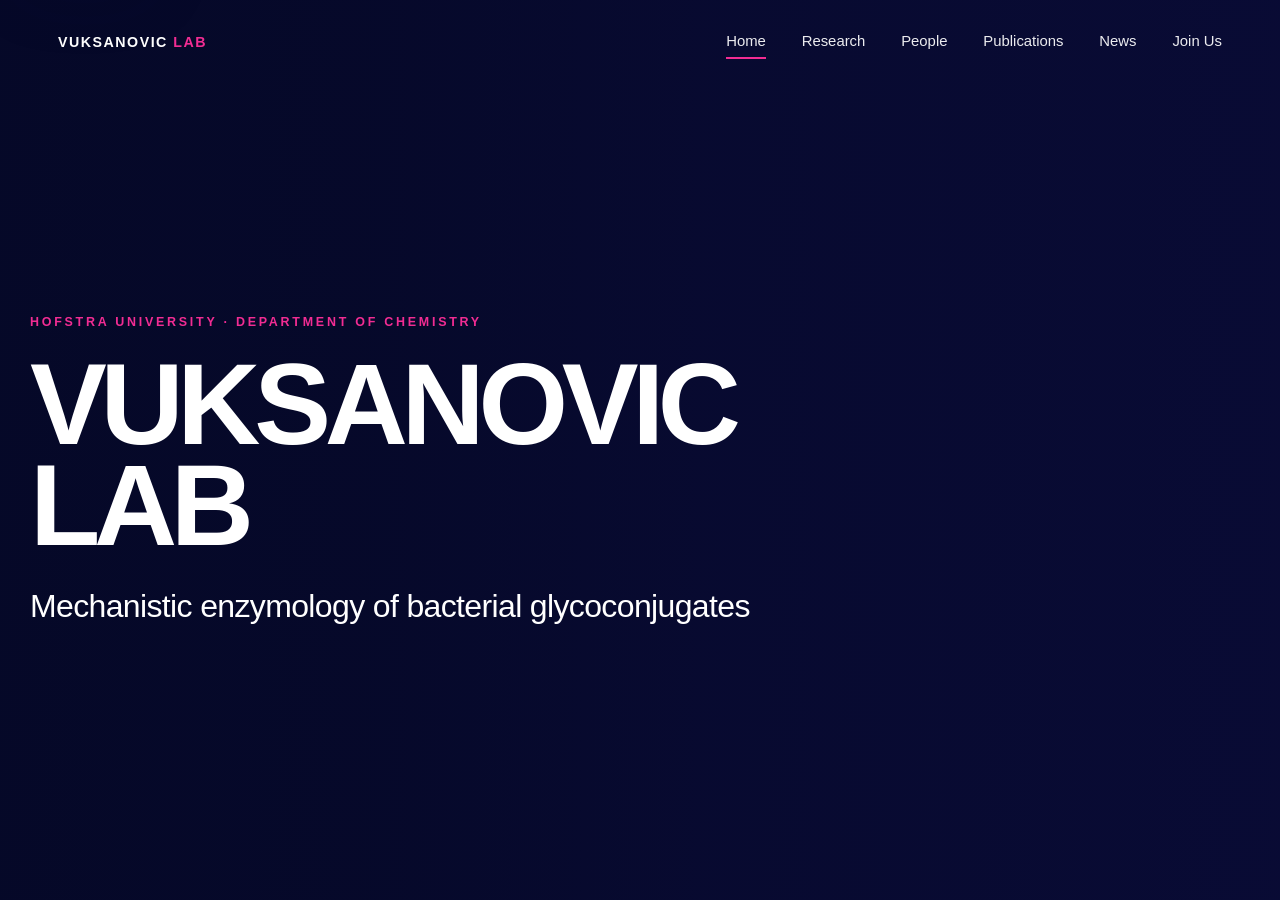
<file: index.html>
<!doctype html><html lang="en"><head><meta charset="utf-8"><meta name="viewport" content="width=device-width,initial-scale=1"><meta name="description" content="Vuksanovic Lab at Hofstra University: mechanistic enzymology of bacterial glycoconjugates."><title>Vuksanovic Lab | Hofstra University</title><link rel="icon" href="assets/favicon.svg"><link rel="stylesheet" href="styles.css"><link rel="stylesheet" href="home.css"></head><body class="home-page">
<a class="skip-link" href="#main">Skip to content</a>
<header class="site-header"><nav class="nav" aria-label="Primary"><a class="brand" href="index.html">VUKSANOVIC <span>LAB</span></a><button class="menu-toggle" aria-label="Open menu" aria-expanded="false"><svg viewBox="0 0 24 24" aria-hidden="true"><path d="M4 7h16M4 12h16M4 17h16" fill="none" stroke="currentColor" stroke-width="2" stroke-linecap="round"/></svg></button><div class="nav-links"><a class="active" href="index.html">Home</a><a href="research.html">Research</a><a href="people.html">People</a><a href="publications.html">Publications</a><a href="news.html">News</a><a href="contact.html">Contact</a></div></nav></header>
<main id="main">
<section class="hero home-hero"><div class="hero-bg" aria-hidden="true"></div><div class="hero-inner"><p class="eyebrow">Hofstra University · Department of Chemistry</p><h1>VUKSANOVIC<br>LAB</h1><p class="hero-subtitle">Mechanistic enzymology of bacterial glycoconjugates</p></div></section>
</main>
<script src="script.js"></script></body></html>
</file>
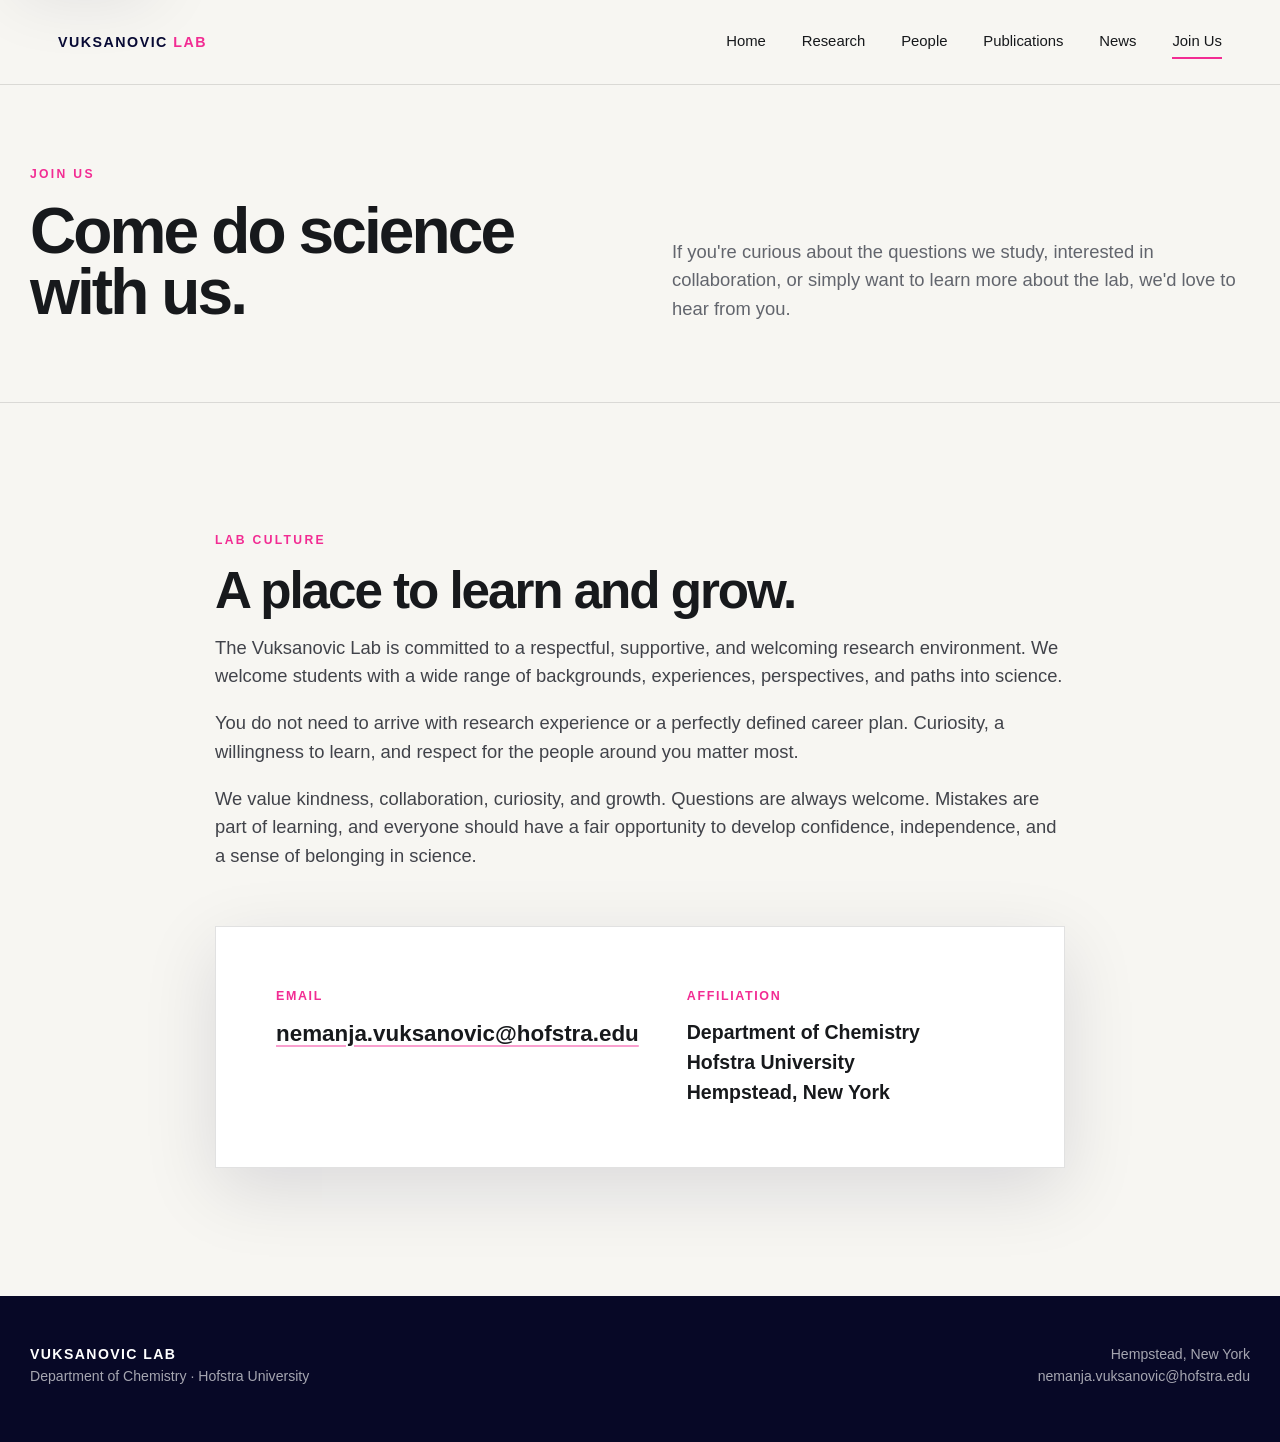
<file: contact.html>
<!doctype html><html lang="en"><head><meta charset="utf-8"><meta name="viewport" content="width=device-width,initial-scale=1"><meta name="description" content="Join or connect with the Vuksanovic Lab at Hofstra University."><title>Join Us | Vuksanovic Lab</title><link rel="icon" href="assets/favicon.svg"><link rel="stylesheet" href="styles.css"></head><body>
<a class="skip-link" href="#main">Skip to content</a><header class="site-header light-page"><nav class="nav" aria-label="Primary"><a class="brand" href="index.html">VUKSANOVIC <span>LAB</span></a><button class="menu-toggle" aria-label="Open menu" aria-expanded="false"><svg viewBox="0 0 24 24"><path d="M4 7h16M4 12h16M4 17h16" fill="none" stroke="currentColor" stroke-width="2" stroke-linecap="round"/></svg></button><div class="nav-links"><a href="index.html">Home</a><a href="research.html">Research</a><a href="people.html">People</a><a href="publications.html">Publications</a><a href="news.html">News</a><a class="active" href="contact.html">Join Us</a></div></nav></header>
<main id="main"><section class="page-hero"><div class="container"><div><div class="section-label">Join Us</div><h1>Come do science with us.</h1></div><p>If you're curious about the questions we study, interested in collaboration, or simply want to learn more about the lab, we'd love to hear from you.</p></div></section><section class="section"><div class="container simple-content"><div class="section-label">Lab culture</div><h2>A place to learn and grow.</h2><p>The Vuksanovic Lab is committed to a respectful, supportive, and welcoming research environment. We welcome students with a wide range of backgrounds, experiences, perspectives, and paths into science.</p><p>You do not need to arrive with research experience or a perfectly defined career plan. Curiosity, a willingness to learn, and respect for the people around you matter most.</p><p>We value kindness, collaboration, curiosity, and growth. Questions are always welcome. Mistakes are part of learning, and everyone should have a fair opportunity to develop confidence, independence, and a sense of belonging in science.</p><div class="contact-card"><div><strong>Email</strong><a href="mailto:nemanja.vuksanovic@hofstra.edu">nemanja.vuksanovic@hofstra.edu</a></div><div><strong>Affiliation</strong><div style="font-size:1.22rem;font-weight:700">Department of Chemistry<br>Hofstra University<br>Hempstead, New York</div></div></div></div></section></main>
<footer class="site-footer"><div class="footer-grid"><div><div class="footer-brand">VUKSANOVIC LAB</div><div>Department of Chemistry · Hofstra University</div></div><div class="footer-right">Hempstead, New York<br><a href="mailto:nemanja.vuksanovic@hofstra.edu">nemanja.vuksanovic@hofstra.edu</a></div></div></footer><script src="script.js"></script></body></html>
</file>
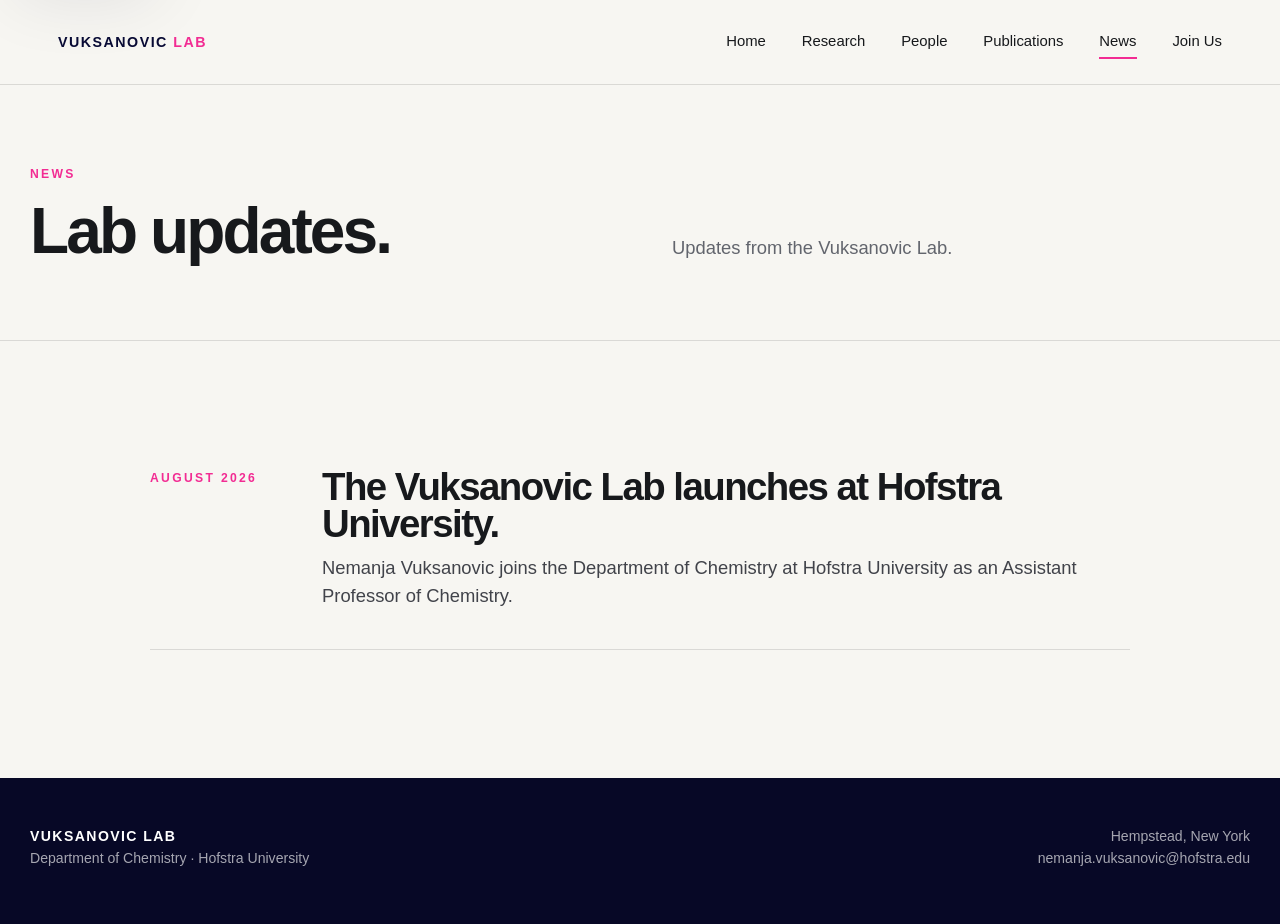
<file: news.html>
<!doctype html><html lang="en"><head><meta charset="utf-8"><meta name="viewport" content="width=device-width,initial-scale=1"><meta name="description" content="News and updates from the Vuksanovic Lab at Hofstra University."><title>News | Vuksanovic Lab</title><link rel="icon" href="assets/favicon.svg"><link rel="stylesheet" href="styles.css"></head><body>
<a class="skip-link" href="#main">Skip to content</a><header class="site-header light-page"><nav class="nav" aria-label="Primary"><a class="brand" href="index.html">VUKSANOVIC <span>LAB</span></a><button class="menu-toggle" aria-label="Open menu" aria-expanded="false"><svg viewBox="0 0 24 24"><path d="M4 7h16M4 12h16M4 17h16" fill="none" stroke="currentColor" stroke-width="2" stroke-linecap="round"/></svg></button><div class="nav-links"><a href="index.html">Home</a><a href="research.html">Research</a><a href="people.html">People</a><a href="publications.html">Publications</a><a class="active" href="news.html">News</a><a href="contact.html">Contact</a></div></nav></header>
<main id="main">
<section class="page-hero"><div class="container"><div><div class="section-label">News</div><h1>Lab updates.</h1></div><p>Updates from the Vuksanovic Lab.</p></div></section>
<section class="section"><div class="container simple-content" style="max-width:980px">
<article style="display:grid;grid-template-columns:140px 1fr;gap:2rem;padding:0 0 2.4rem;border-bottom:1px solid var(--line)"><div class="section-label" style="margin:0">August 2026</div><div><h2 style="font-size:clamp(1.8rem,3vw,2.7rem);margin:0 0 .7rem">The Vuksanovic Lab launches at Hofstra University.</h2><p style="margin:0">Nemanja Vuksanovic joins the Department of Chemistry at Hofstra University as an Assistant Professor of Chemistry.</p></div></article>
</div></section>
</main>
<footer class="site-footer"><div class="footer-grid"><div><div class="footer-brand">VUKSANOVIC LAB</div><div>Department of Chemistry · Hofstra University</div></div><div class="footer-right">Hempstead, New York<br><a href="mailto:nemanja.vuksanovic@hofstra.edu">nemanja.vuksanovic@hofstra.edu</a></div></div></footer><script src="script.js"></script></body></html>
</file>
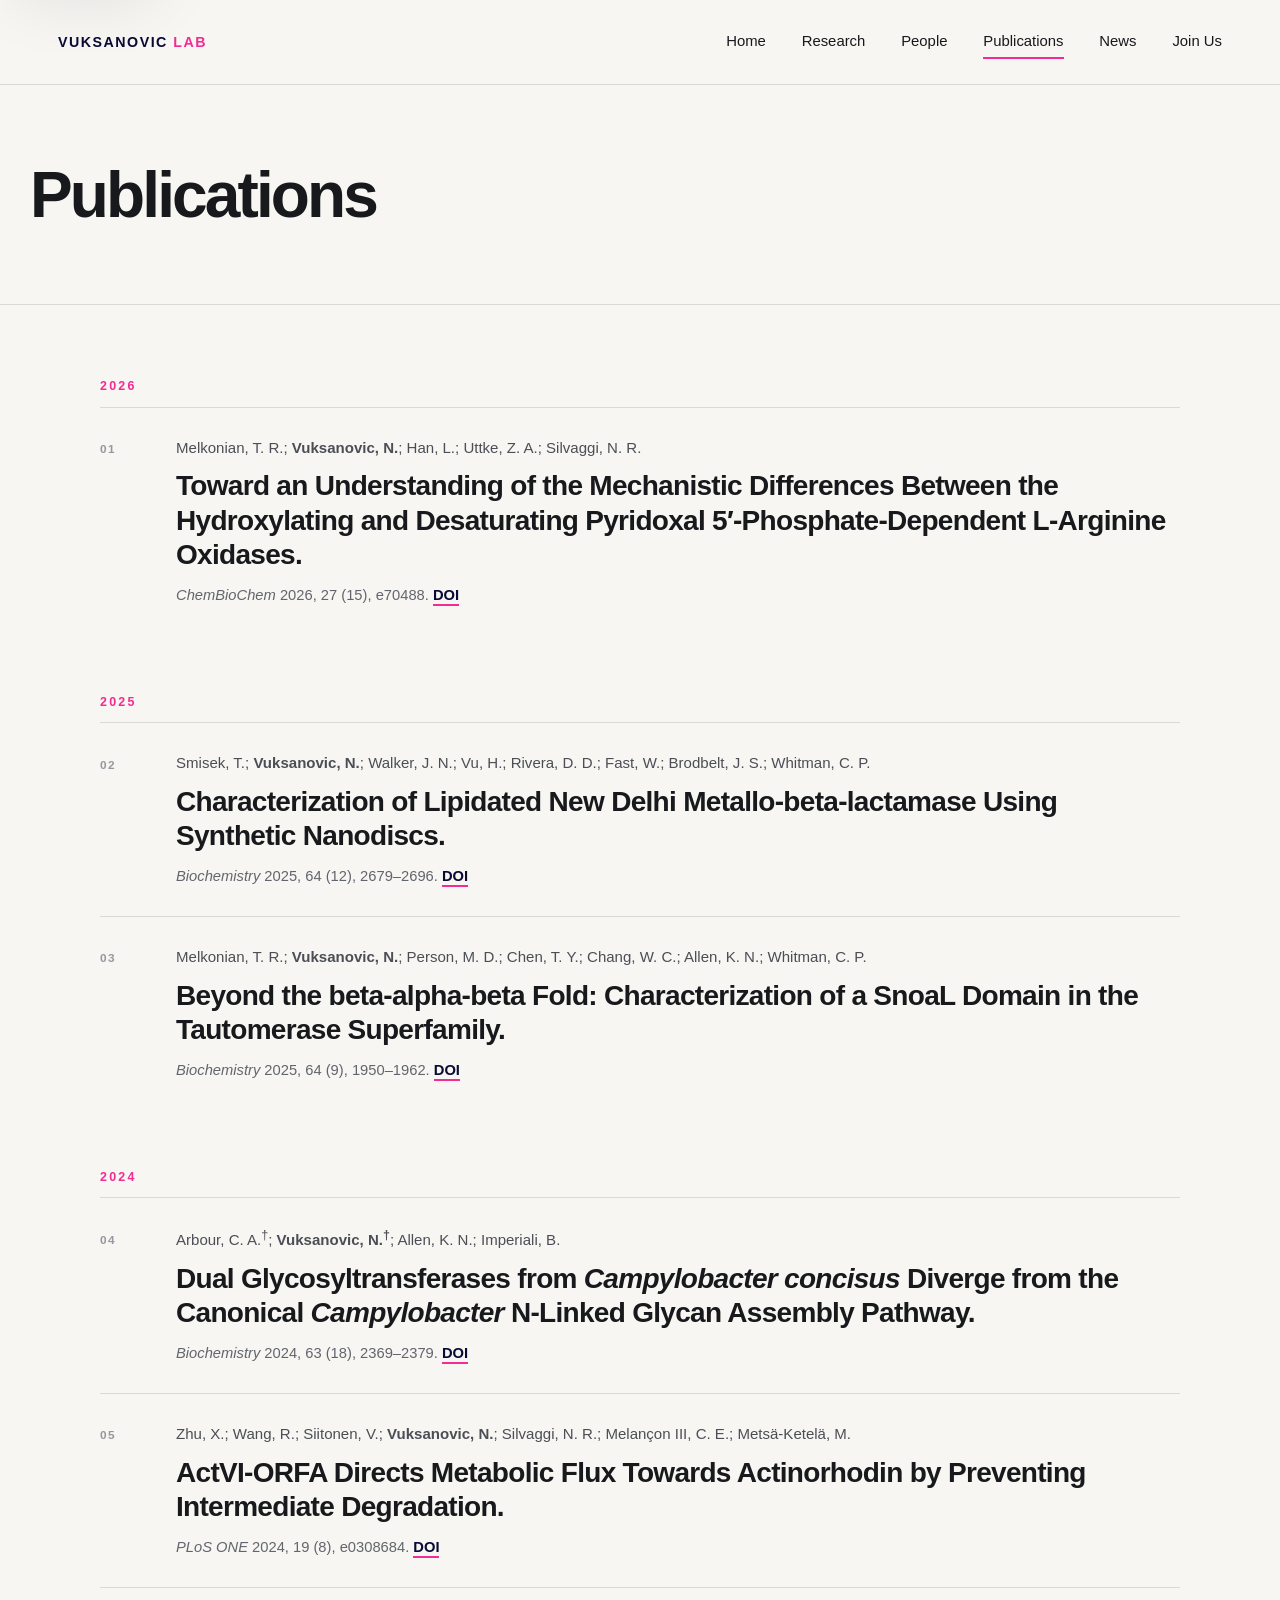
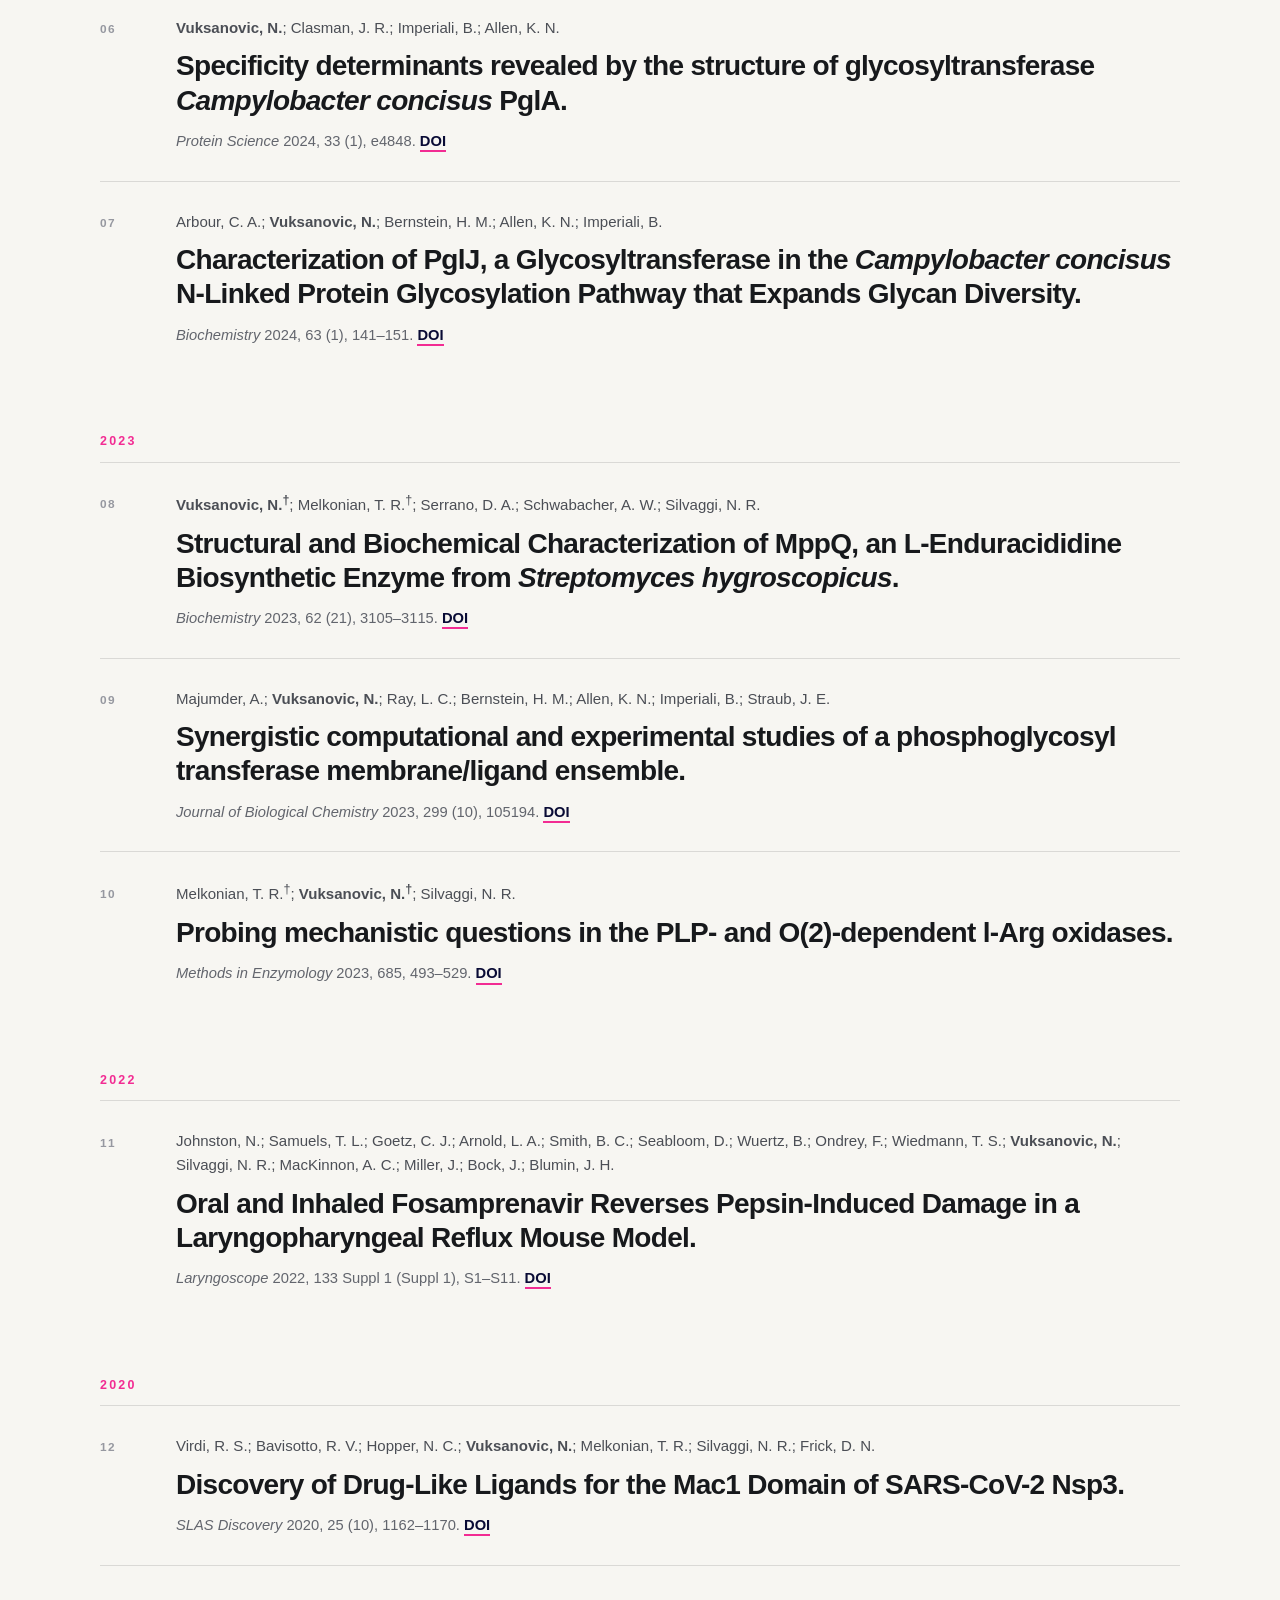
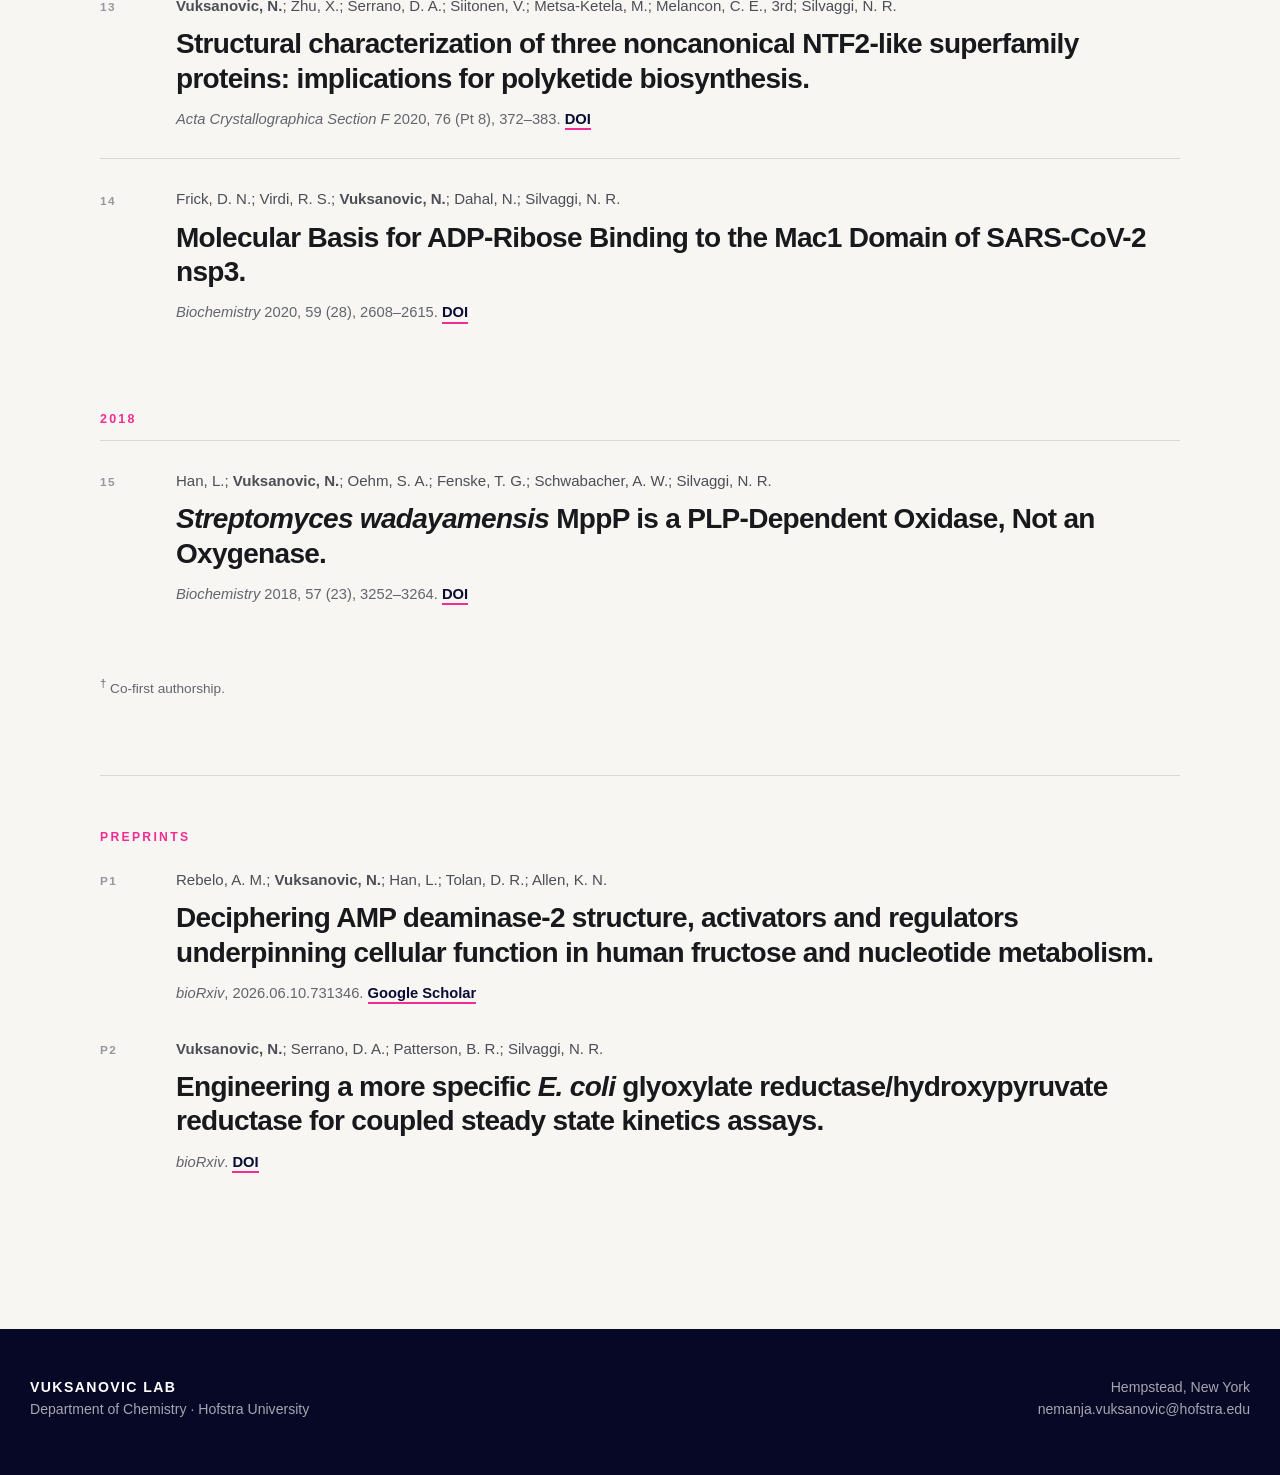
<file: publications.html>
<!doctype html><html lang="en"><head><meta charset="utf-8"><meta name="viewport" content="width=device-width,initial-scale=1"><meta name="description" content="Publications by Nemanja Vuksanovic and the Vuksanovic Lab at Hofstra University."><title>Publications | Vuksanovic Lab</title><link rel="icon" href="assets/favicon.svg"><link rel="stylesheet" href="styles.css"></head><body>
<a class="skip-link" href="#main">Skip to content</a><header class="site-header light-page"><nav class="nav" aria-label="Primary"><a class="brand" href="index.html">VUKSANOVIC <span>LAB</span></a><button class="menu-toggle" aria-label="Open menu" aria-expanded="false"><svg viewBox="0 0 24 24"><path d="M4 7h16M4 12h16M4 17h16" fill="none" stroke="currentColor" stroke-width="2" stroke-linecap="round"/></svg></button><div class="nav-links"><a href="index.html">Home</a><a href="research.html">Research</a><a href="people.html">People</a><a class="active" href="publications.html">Publications</a><a href="news.html">News</a><a href="contact.html">Contact</a></div></nav></header>
<main id="main">
<section class="page-hero pubs-hero"><div class="container"><h1>Publications</h1></div></section>
<section class="section pubs-section"><div class="container pubs-list">

<div class="pub-year">2026</div>
<article class="pub"><div class="pub-index">01</div><div><p class="pub-authors">Melkonian, T. R.; <strong>Vuksanovic, N.</strong>; Han, L.; Uttke, Z. A.; Silvaggi, N. R.</p><h2>Toward an Understanding of the Mechanistic Differences Between the Hydroxylating and Desaturating Pyridoxal 5′-Phosphate-Dependent L-Arginine Oxidases.</h2><p class="pub-meta"><em>ChemBioChem</em> 2026, 27 (15), e70488. <a href="https://doi.org/10.1002/cbic.70488">DOI</a></p></div></article>

<div class="pub-year">2025</div>
<article class="pub"><div class="pub-index">02</div><div><p class="pub-authors">Smisek, T.; <strong>Vuksanovic, N.</strong>; Walker, J. N.; Vu, H.; Rivera, D. D.; Fast, W.; Brodbelt, J. S.; Whitman, C. P.</p><h2>Characterization of Lipidated New Delhi Metallo-beta-lactamase Using Synthetic Nanodiscs.</h2><p class="pub-meta"><em>Biochemistry</em> 2025, 64 (12), 2679–2696. <a href="https://doi.org/10.1021/acs.biochem.5c00106">DOI</a></p></div></article>
<article class="pub"><div class="pub-index">03</div><div><p class="pub-authors">Melkonian, T. R.; <strong>Vuksanovic, N.</strong>; Person, M. D.; Chen, T. Y.; Chang, W. C.; Allen, K. N.; Whitman, C. P.</p><h2>Beyond the beta-alpha-beta Fold: Characterization of a SnoaL Domain in the Tautomerase Superfamily.</h2><p class="pub-meta"><em>Biochemistry</em> 2025, 64 (9), 1950–1962. <a href="https://doi.org/10.1021/acs.biochem.5c00051">DOI</a></p></div></article>

<div class="pub-year">2024</div>
<article class="pub"><div class="pub-index">04</div><div><p class="pub-authors">Arbour, C. A.<sup>†</sup>; <strong>Vuksanovic, N.<sup>†</sup></strong>; Allen, K. N.; Imperiali, B.</p><h2>Dual Glycosyltransferases from <em>Campylobacter concisus</em> Diverge from the Canonical <em>Campylobacter</em> N-Linked Glycan Assembly Pathway.</h2><p class="pub-meta"><em>Biochemistry</em> 2024, 63 (18), 2369–2379. <a href="https://doi.org/10.1021/acs.biochem.4c00351">DOI</a></p></div></article>
<article class="pub"><div class="pub-index">05</div><div><p class="pub-authors">Zhu, X.; Wang, R.; Siitonen, V.; <strong>Vuksanovic, N.</strong>; Silvaggi, N. R.; Melançon III, C. E.; Metsä-Ketelä, M.</p><h2>ActVI-ORFA Directs Metabolic Flux Towards Actinorhodin by Preventing Intermediate Degradation.</h2><p class="pub-meta"><em>PLoS ONE</em> 2024, 19 (8), e0308684. <a href="https://doi.org/10.1371/journal.pone.0308684">DOI</a></p></div></article>
<article class="pub"><div class="pub-index">06</div><div><p class="pub-authors"><strong>Vuksanovic, N.</strong>; Clasman, J. R.; Imperiali, B.; Allen, K. N.</p><h2>Specificity determinants revealed by the structure of glycosyltransferase <em>Campylobacter concisus</em> PglA.</h2><p class="pub-meta"><em>Protein Science</em> 2024, 33 (1), e4848. <a href="https://doi.org/10.1002/pro.4848">DOI</a></p></div></article>
<article class="pub"><div class="pub-index">07</div><div><p class="pub-authors">Arbour, C. A.; <strong>Vuksanovic, N.</strong>; Bernstein, H. M.; Allen, K. N.; Imperiali, B.</p><h2>Characterization of PglJ, a Glycosyltransferase in the <em>Campylobacter concisus</em> N-Linked Protein Glycosylation Pathway that Expands Glycan Diversity.</h2><p class="pub-meta"><em>Biochemistry</em> 2024, 63 (1), 141–151. <a href="https://doi.org/10.1021/acs.biochem.3c00564">DOI</a></p></div></article>

<div class="pub-year">2023</div>
<article class="pub"><div class="pub-index">08</div><div><p class="pub-authors"><strong>Vuksanovic, N.<sup>†</sup></strong>; Melkonian, T. R.<sup>†</sup>; Serrano, D. A.; Schwabacher, A. W.; Silvaggi, N. R.</p><h2>Structural and Biochemical Characterization of MppQ, an L-Enduracididine Biosynthetic Enzyme from <em>Streptomyces hygroscopicus</em>.</h2><p class="pub-meta"><em>Biochemistry</em> 2023, 62 (21), 3105–3115. <a href="https://doi.org/10.1021/acs.biochem.3c00428">DOI</a></p></div></article>
<article class="pub"><div class="pub-index">09</div><div><p class="pub-authors">Majumder, A.; <strong>Vuksanovic, N.</strong>; Ray, L. C.; Bernstein, H. M.; Allen, K. N.; Imperiali, B.; Straub, J. E.</p><h2>Synergistic computational and experimental studies of a phosphoglycosyl transferase membrane/ligand ensemble.</h2><p class="pub-meta"><em>Journal of Biological Chemistry</em> 2023, 299 (10), 105194. <a href="https://doi.org/10.1016/j.jbc.2023.105194">DOI</a></p></div></article>
<article class="pub"><div class="pub-index">10</div><div><p class="pub-authors">Melkonian, T. R.<sup>†</sup>; <strong>Vuksanovic, N.<sup>†</sup></strong>; Silvaggi, N. R.</p><h2>Probing mechanistic questions in the PLP- and O(2)-dependent l-Arg oxidases.</h2><p class="pub-meta"><em>Methods in Enzymology</em> 2023, 685, 493–529. <a href="https://doi.org/10.1016/bs.mie.2023.03.010">DOI</a></p></div></article>

<div class="pub-year">2022</div>
<article class="pub"><div class="pub-index">11</div><div><p class="pub-authors">Johnston, N.; Samuels, T. L.; Goetz, C. J.; Arnold, L. A.; Smith, B. C.; Seabloom, D.; Wuertz, B.; Ondrey, F.; Wiedmann, T. S.; <strong>Vuksanovic, N.</strong>; Silvaggi, N. R.; MacKinnon, A. C.; Miller, J.; Bock, J.; Blumin, J. H.</p><h2>Oral and Inhaled Fosamprenavir Reverses Pepsin-Induced Damage in a Laryngopharyngeal Reflux Mouse Model.</h2><p class="pub-meta"><em>Laryngoscope</em> 2022, 133 Suppl 1 (Suppl 1), S1–S11. <a href="https://doi.org/10.1002/lary.30242">DOI</a></p></div></article>

<div class="pub-year">2020</div>
<article class="pub"><div class="pub-index">12</div><div><p class="pub-authors">Virdi, R. S.; Bavisotto, R. V.; Hopper, N. C.; <strong>Vuksanovic, N.</strong>; Melkonian, T. R.; Silvaggi, N. R.; Frick, D. N.</p><h2>Discovery of Drug-Like Ligands for the Mac1 Domain of SARS-CoV-2 Nsp3.</h2><p class="pub-meta"><em>SLAS Discovery</em> 2020, 25 (10), 1162–1170. <a href="https://doi.org/10.1177/2472555220960428">DOI</a></p></div></article>
<article class="pub"><div class="pub-index">13</div><div><p class="pub-authors"><strong>Vuksanovic, N.</strong>; Zhu, X.; Serrano, D. A.; Siitonen, V.; Metsa-Ketela, M.; Melancon, C. E., 3rd; Silvaggi, N. R.</p><h2>Structural characterization of three noncanonical NTF2-like superfamily proteins: implications for polyketide biosynthesis.</h2><p class="pub-meta"><em>Acta Crystallographica Section F</em> 2020, 76 (Pt 8), 372–383. <a href="https://doi.org/10.1107/S2053230X20009814">DOI</a></p></div></article>
<article class="pub"><div class="pub-index">14</div><div><p class="pub-authors">Frick, D. N.; Virdi, R. S.; <strong>Vuksanovic, N.</strong>; Dahal, N.; Silvaggi, N. R.</p><h2>Molecular Basis for ADP-Ribose Binding to the Mac1 Domain of SARS-CoV-2 nsp3.</h2><p class="pub-meta"><em>Biochemistry</em> 2020, 59 (28), 2608–2615. <a href="https://doi.org/10.1021/acs.biochem.0c00309">DOI</a></p></div></article>

<div class="pub-year">2018</div>
<article class="pub"><div class="pub-index">15</div><div><p class="pub-authors">Han, L.; <strong>Vuksanovic, N.</strong>; Oehm, S. A.; Fenske, T. G.; Schwabacher, A. W.; Silvaggi, N. R.</p><h2><em>Streptomyces wadayamensis</em> MppP is a PLP-Dependent Oxidase, Not an Oxygenase.</h2><p class="pub-meta"><em>Biochemistry</em> 2018, 57 (23), 3252–3264. <a href="https://doi.org/10.1021/acs.biochem.8b00130">DOI</a></p></div></article>

<div class="pub-note"><sup>†</sup> Co-first authorship.</div>

<div class="preprint-block"><div class="section-label">Preprints</div>
<article class="pub pub-preprint"><div class="pub-index">P1</div><div><p class="pub-authors">Rebelo, A. M.; <strong>Vuksanovic, N.</strong>; Han, L.; Tolan, D. R.; Allen, K. N.</p><h2>Deciphering AMP deaminase-2 structure, activators and regulators underpinning cellular function in human fructose and nucleotide metabolism.</h2><p class="pub-meta"><em>bioRxiv</em>, 2026.06.10.731346. <a href="https://scholar.google.com/citations?view_op=view_citation&hl=en&user=YFi3INgAAAAJ&sortby=pubdate&citation_for_view=YFi3INgAAAAJ:KlAtU1dfN6UC">Google Scholar</a></p></div></article>
<article class="pub pub-preprint"><div class="pub-index">P2</div><div><p class="pub-authors"><strong>Vuksanovic, N.</strong>; Serrano, D. A.; Patterson, B. R.; Silvaggi, N. R.</p><h2>Engineering a more specific <em>E. coli</em> glyoxylate reductase/hydroxypyruvate reductase for coupled steady state kinetics assays.</h2><p class="pub-meta"><em>bioRxiv</em>. <a href="https://doi.org/10.1101/2022.04.03.486910">DOI</a></p></div></article></div>

</div></section></main>
<footer class="site-footer"><div class="footer-grid"><div><div class="footer-brand">VUKSANOVIC LAB</div><div>Department of Chemistry · Hofstra University</div></div><div class="footer-right">Hempstead, New York<br><a href="mailto:nemanja.vuksanovic@hofstra.edu">nemanja.vuksanovic@hofstra.edu</a></div></div></footer><script src="script.js"></script></body></html>
</file>
<file: styles.css>
:root {
  --navy:#090b35;
  --violet:#35106b;
  --magenta:#f22c93;
  --coral:#ff6a74;
  --blue:#395bff;
  --ink:#17191c;
  --muted:#62656d;
  --paper:#f7f6f2;
  --white:#ffffff;
  --line:rgba(23,25,28,.13);
  --max:1220px;
  --shadow:0 22px 70px rgba(9,11,53,.12);
}
*{box-sizing:border-box}
html{scroll-behavior:smooth;background:var(--paper)}
body{margin:0;font-family:Inter,ui-sans-serif,-apple-system,BlinkMacSystemFont,"Segoe UI",Helvetica,Arial,sans-serif;color:var(--ink);background:var(--paper);line-height:1.55;-webkit-font-smoothing:antialiased}
a{color:inherit;text-decoration:none}
img{display:block;max-width:100%}
button{font:inherit}
.skip-link{position:fixed;left:1rem;top:-5rem;z-index:999;background:#fff;padding:.8rem 1rem;border-radius:8px;box-shadow:var(--shadow)}
.skip-link:focus{top:1rem}
.site-header{position:fixed;inset:0 0 auto 0;z-index:100;transition:background .25s ease,box-shadow .25s ease,color .25s ease}
.site-header.scrolled,.site-header.light-page{background:rgba(247,246,242,.95);backdrop-filter:blur(18px);box-shadow:0 1px 0 var(--line);color:var(--ink)}
.nav{max-width:var(--max);height:84px;margin:auto;padding:0 28px;display:flex;align-items:center;justify-content:space-between;gap:2rem}
.brand{font-weight:850;letter-spacing:.105em;font-size:.89rem;color:#fff;white-space:nowrap}
.site-header.scrolled .brand,.site-header.light-page .brand{color:var(--navy)}
.brand span{color:var(--magenta)}
.nav-links{display:flex;align-items:center;gap:clamp(1.1rem,2.8vw,2.5rem);font-size:.93rem;color:rgba(255,255,255,.92)}
.site-header.scrolled .nav-links,.site-header.light-page .nav-links{color:var(--ink)}
.nav-links a{position:relative;padding:.35rem 0}
.nav-links a::after{content:"";position:absolute;left:0;right:100%;bottom:0;height:2px;background:var(--magenta);transition:right .2s ease}
.nav-links a:hover::after,.nav-links a.active::after{right:0}
.menu-toggle{display:none;border:0;background:transparent;color:inherit;width:44px;height:44px;align-items:center;justify-content:center}
.menu-toggle svg{width:24px}
.hero{min-height:100svh;position:relative;display:flex;align-items:center;background:var(--navy);color:#fff;overflow:hidden}
.hero-bg{position:absolute;inset:0;background-image:linear-gradient(90deg,rgba(5,8,39,.93) 0%,rgba(5,8,39,.78) 28%,rgba(5,8,39,.35) 55%,rgba(5,8,39,.05) 100%),url('https://static.wixstatic.com/media/f7b868_eec6115612794b22b2e714ac04f7f9d2~mv2.png');background-size:cover;background-position:center center;transform:scale(1.01)}
.hero::after{content:"";position:absolute;inset:auto 0 0;height:180px;background:linear-gradient(transparent,var(--paper));pointer-events:none}
.hero-inner{position:relative;z-index:1;width:min(var(--max),calc(100% - 56px));margin:0 auto;padding:130px 0 150px}
.eyebrow{font-size:.78rem;letter-spacing:.22em;text-transform:uppercase;font-weight:780;color:var(--magenta);margin:0 0 1.35rem}
.hero h1{font-size:clamp(3.8rem,9vw,8.5rem);line-height:.88;letter-spacing:-.055em;margin:0;max-width:900px;font-weight:860}
.hero-subtitle{font-size:clamp(1.25rem,2.5vw,2.25rem);line-height:1.15;max-width:760px;margin:2rem 0 0;font-weight:510;letter-spacing:-.02em}
.hero-meta{margin:1.3rem 0 0;color:rgba(255,255,255,.76);font-size:clamp(.95rem,1.4vw,1.1rem);letter-spacing:.04em}
.scroll-mark{position:absolute;z-index:2;left:50%;bottom:38px;transform:translateX(-50%);color:rgba(255,255,255,.7);font-size:.75rem;letter-spacing:.16em;text-transform:uppercase;display:flex;flex-direction:column;align-items:center;gap:.7rem}
.scroll-mark::after{content:"";width:1px;height:32px;background:linear-gradient(var(--magenta),transparent)}
.section{padding:clamp(80px,10vw,140px) 28px}
.container{width:min(var(--max),100%);margin:0 auto}
.intro{padding-top:95px;padding-bottom:95px;text-align:center}
.intro p{font-size:clamp(1.7rem,3.6vw,3.35rem);line-height:1.14;letter-spacing:-.035em;max-width:1030px;margin:0 auto;font-weight:620}
.section-label{font-size:.76rem;letter-spacing:.19em;text-transform:uppercase;font-weight:800;color:var(--magenta);margin-bottom:1.05rem}
.section h2,.page-hero h1{font-size:clamp(2.6rem,5vw,5rem);line-height:.96;letter-spacing:-.045em;margin:0;font-weight:830}
.section-lead{font-size:clamp(1.15rem,2vw,1.5rem);line-height:1.45;max-width:760px;color:#34363c;margin:1.4rem 0 0}
.figure-card{margin-top:3.2rem;background:#fff;border:1px solid rgba(23,25,28,.08);box-shadow:0 24px 90px rgba(29,25,74,.08);overflow:hidden}
.figure-card img{width:100%;height:auto;background:#fff}
figcaption{padding:1.1rem 1.35rem 1.3rem;color:var(--muted);font-size:.78rem;line-height:1.5;border-top:1px solid var(--line)}
figcaption a{text-decoration:underline;text-decoration-color:rgba(242,44,147,.45);text-underline-offset:3px}
.alt-section{background:#ecebe7}
.split{display:grid;grid-template-columns:minmax(0,1.15fr) minmax(320px,.85fr);align-items:center;gap:clamp(40px,7vw,96px)}
.split.reverse{grid-template-columns:minmax(320px,.85fr) minmax(0,1.15fr)}
.split .copy p{font-size:clamp(1.08rem,1.8vw,1.35rem);color:#3c3e44;max-width:570px}
.figure-compact{background:#fff;box-shadow:var(--shadow);padding:0;border:1px solid rgba(23,25,28,.08)}
.question{padding:clamp(100px,12vw,170px) 28px;background:var(--navy);color:#fff;position:relative;overflow:hidden}
.question::before{content:"";position:absolute;width:520px;height:520px;border-radius:50%;background:radial-gradient(circle,rgba(242,44,147,.28),transparent 70%);right:-100px;top:-150px}
.question .container{position:relative}
.question blockquote{margin:0;max-width:980px;font-size:clamp(2.2rem,5vw,5.5rem);line-height:1.02;letter-spacing:-.045em;font-weight:720}
.question em{font-style:normal;color:#ff91c7}
.pi-teaser{display:grid;grid-template-columns:minmax(300px,.73fr) minmax(0,1.27fr);gap:clamp(48px,7vw,110px);align-items:center}
.pi-photo{aspect-ratio:4/5;overflow:hidden;background:#ddd;box-shadow:var(--shadow)}
.pi-photo img{width:100%;height:100%;object-fit:cover}
.pi-copy h2{font-size:clamp(2.6rem,5vw,5rem);margin:0;letter-spacing:-.05em;line-height:.95}
.pi-title{font-size:1.25rem;font-weight:680;margin:1.2rem 0 .35rem}
.pi-affiliation{color:var(--muted);margin:0 0 1.8rem}
.pi-tags{font-weight:650;color:#34363c}
.text-link{display:inline-flex;align-items:center;gap:.55rem;margin-top:2rem;font-weight:750;border-bottom:2px solid var(--magenta);padding-bottom:.2rem}
.join-strip{background:linear-gradient(110deg,#17114d,#441174 52%,#9d145f);color:#fff;padding:clamp(85px,10vw,130px) 28px}
.join-grid{display:grid;grid-template-columns:1fr auto;gap:2rem;align-items:end}
.join-strip h2{font-size:clamp(3rem,6vw,6rem);line-height:.9;letter-spacing:-.05em;margin:0}
.join-strip p{font-size:1.12rem;max-width:680px;color:rgba(255,255,255,.8);margin:1.5rem 0 0}
.email-pill{display:inline-block;border:1px solid rgba(255,255,255,.5);border-radius:999px;padding:1rem 1.35rem;font-weight:700;white-space:nowrap;transition:background .2s,color .2s}
.email-pill:hover{background:#fff;color:var(--navy)}
.site-footer{background:#070826;color:rgba(255,255,255,.64);padding:48px 28px 54px;font-size:.88rem}
.footer-grid{width:min(var(--max),100%);margin:auto;display:flex;justify-content:space-between;gap:2rem;align-items:flex-end}
.footer-brand{color:#fff;font-weight:820;letter-spacing:.1em}
.footer-right{text-align:right}
.page-hero{padding:165px 28px 78px;background:var(--paper);border-bottom:1px solid var(--line)}
.page-hero .container{display:grid;grid-template-columns:1fr 1fr;gap:4rem;align-items:end}
.page-hero p{font-size:1.15rem;color:var(--muted);max-width:600px;margin:0}
.research-block{padding:clamp(90px,10vw,140px) 28px;border-bottom:1px solid var(--line)}
.research-block:nth-child(even){background:#efeee9}
.research-number{font-variant-numeric:tabular-nums;color:var(--magenta);font-size:.8rem;letter-spacing:.15em;font-weight:800;margin-bottom:1.3rem}
.research-block h2{font-size:clamp(2.4rem,5vw,4.7rem);line-height:.98;letter-spacing:-.045em;margin:0 0 1.4rem}
.research-block .desc{font-size:clamp(1.08rem,1.8vw,1.35rem);max-width:750px;color:#42444a}
.people-layout{display:grid;grid-template-columns:minmax(320px,.82fr) minmax(0,1.18fr);gap:clamp(50px,8vw,110px);align-items:start}
.people-layout .pi-photo{position:sticky;top:112px}
.bio h1{font-size:clamp(2.9rem,5.8vw,5.9rem);line-height:.92;letter-spacing:-.05em;margin:0}
.bio .role{font-size:1.28rem;font-weight:760;margin:1.5rem 0 0}
.bio .institution{font-size:1.04rem;color:var(--muted);margin:.25rem 0 2.2rem}
.bio p{font-size:clamp(1.05rem,1.55vw,1.23rem);max-width:770px;color:#34363c}
.bio p+p{margin-top:1.3rem}
.simple-content{max-width:850px}
.simple-content h2{font-size:clamp(2rem,4vw,3.6rem);letter-spacing:-.04em;margin:0 0 1rem}
.simple-content p{font-size:1.15rem;color:#41434a}
.publication-placeholder{border-top:1px solid var(--line);padding-top:2rem;margin-top:3.5rem;color:var(--muted)}
.contact-card{background:#fff;border:1px solid var(--line);box-shadow:var(--shadow);padding:clamp(28px,5vw,60px);margin-top:3.5rem;display:grid;grid-template-columns:1fr 1fr;gap:3rem}
.contact-card strong{display:block;font-size:.78rem;letter-spacing:.13em;text-transform:uppercase;margin-bottom:.65rem;color:var(--magenta)}
.contact-card a{font-size:clamp(1.1rem,2vw,1.4rem);font-weight:700;text-decoration:underline;text-decoration-color:rgba(242,44,147,.45);text-underline-offset:4px}
.reveal{opacity:0;transform:translateY(24px);transition:opacity .65s ease,transform .65s ease}
.reveal.visible{opacity:1;transform:none}
@media (prefers-reduced-motion:reduce){html{scroll-behavior:auto}.reveal{opacity:1;transform:none;transition:none}.site-header{transition:none}}
@media (max-width:860px){
 .nav{height:72px;padding:0 20px}.brand{font-size:.78rem}.menu-toggle{display:flex;color:#fff}.site-header.scrolled .menu-toggle,.site-header.light-page .menu-toggle{color:var(--ink)}
 .nav-links{position:fixed;inset:72px 0 auto;background:rgba(247,246,242,.98);color:var(--ink)!important;display:none;flex-direction:column;align-items:flex-start;padding:24px 28px 30px;border-bottom:1px solid var(--line);gap:1rem}.nav-links.open{display:flex}
 .hero-bg{background-image:linear-gradient(90deg,rgba(5,8,39,.91),rgba(5,8,39,.45)),url('https://static.wixstatic.com/media/f7b868_eec6115612794b22b2e714ac04f7f9d2~mv2.png');background-position:58% center}
 .hero-inner{width:min(100% - 40px,var(--max));padding-top:120px}.hero h1{font-size:clamp(3.6rem,18vw,6rem)}
 .split,.split.reverse,.pi-teaser,.people-layout,.page-hero .container,.contact-card{grid-template-columns:1fr}.split.reverse .copy{order:-1}
 .pi-teaser{gap:38px}.pi-photo{max-width:560px}.people-layout .pi-photo{position:static;max-width:650px}
 .join-grid{grid-template-columns:1fr}.email-pill{justify-self:start}.footer-grid{display:block}.footer-right{text-align:left;margin-top:1.5rem}
 .page-hero{padding-top:128px}.page-hero .container{gap:1.8rem}.question blockquote{font-size:clamp(2.5rem,10vw,4.8rem)}
}
</file>
<file: home.css>
html, body.home-page { height:100%; overflow:hidden; background:#090b35; }
body.home-page main { height:100dvh; overflow:hidden; }
body.home-page .home-hero { height:100dvh; min-height:100dvh; }
body.home-page .hero::after { display:none; }
body.home-page .hero-inner { padding:110px 0 72px; }
body.home-page .hero-bg { transform:none; }
@media (max-height:700px) and (min-width:861px){
  body.home-page .hero-inner{padding:96px 0 48px}
  body.home-page .hero h1{font-size:clamp(3.6rem,8vw,6.8rem)}
  body.home-page .hero-subtitle{margin-top:1.25rem;font-size:clamp(1.1rem,2vw,1.65rem)}
  body.home-page .eyebrow{margin-bottom:.9rem}
}
@media (max-width:860px){
  html,body.home-page{height:100dvh;min-height:100dvh}
  body.home-page main{height:100dvh;min-height:100dvh}
  body.home-page .home-hero{height:100dvh;min-height:100dvh;align-items:flex-end}
  body.home-page .hero-bg{
    background-image:linear-gradient(180deg,rgba(5,8,39,.28) 0%,rgba(5,8,39,.35) 34%,rgba(5,8,39,.88) 76%,rgba(5,8,39,.97) 100%),url('https://static.wixstatic.com/media/f7b868_eec6115612794b22b2e714ac04f7f9d2~mv2.png');
    background-position:66% center;
  }
  body.home-page .hero-inner{
    width:calc(100% - 40px);
    padding:0 0 max(46px,calc(env(safe-area-inset-bottom) + 28px));
    margin:0 auto;
  }
  body.home-page .eyebrow{font-size:.68rem;letter-spacing:.16em;margin-bottom:.85rem}
  body.home-page .hero h1{font-size:clamp(3rem,13.8vw,4.25rem);line-height:.9;letter-spacing:-.045em;max-width:100%}
  body.home-page .hero-subtitle{font-size:clamp(1.05rem,5vw,1.35rem);line-height:1.2;margin-top:1.15rem;max-width:19rem}
}
@media (max-width:390px){
  body.home-page .hero-inner{width:calc(100% - 32px)}
  body.home-page .hero h1{font-size:clamp(2.75rem,13.2vw,3.35rem)}
  body.home-page .hero-subtitle{font-size:1.02rem;max-width:17rem}
}
</file>
